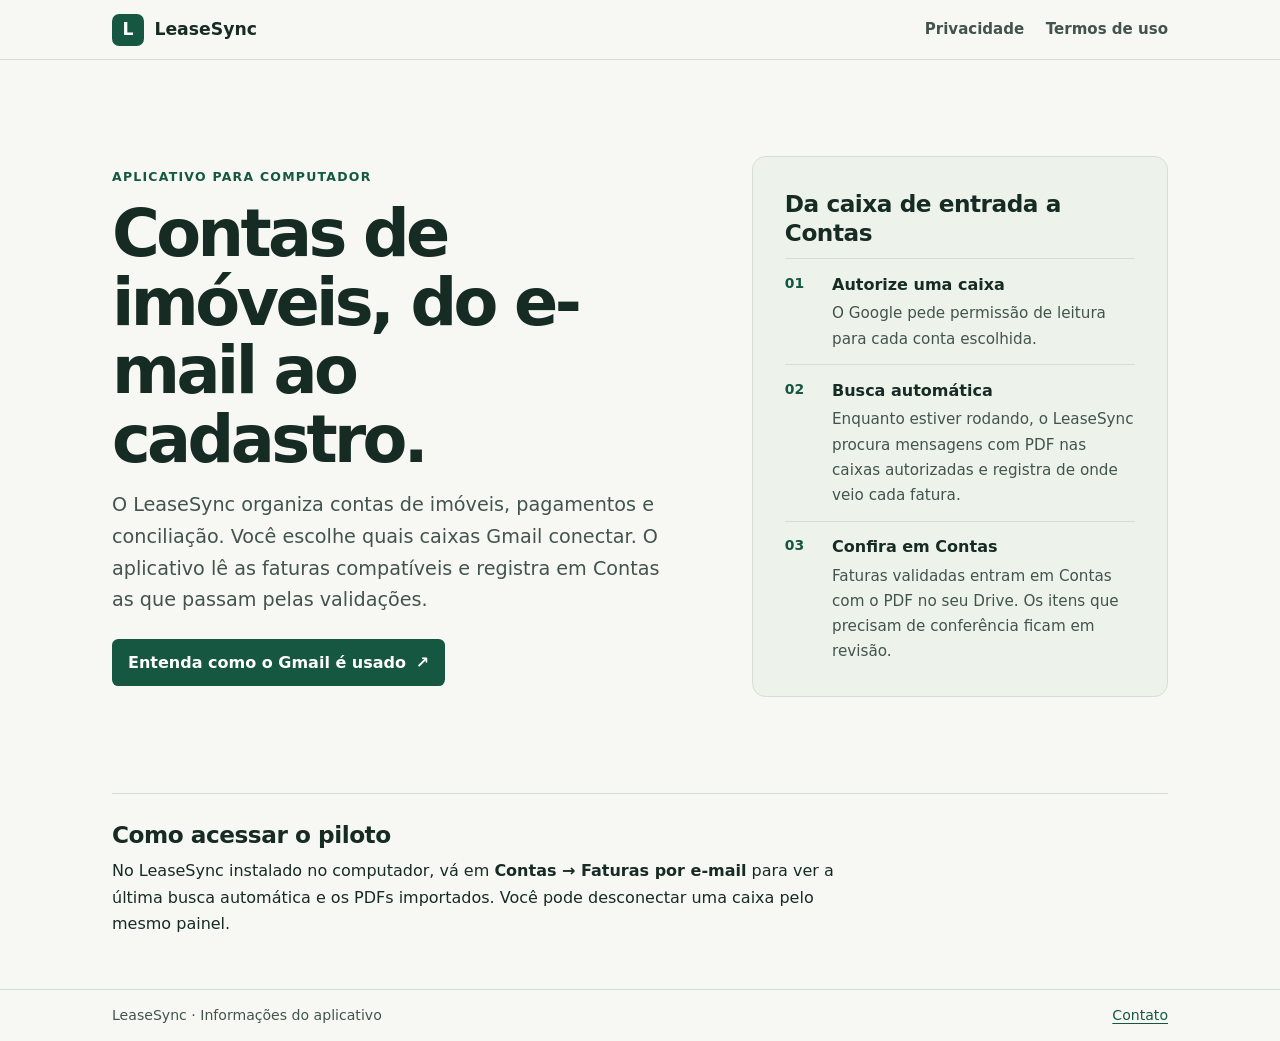
<file: index.html>
<!doctype html>
<html lang="pt-BR">
<head>
  <meta name="google-site-verification" content="rKjUbGhDOfw5v8crXp4A3ZesJd6nysp7-qIjZxDV-f4">
  <meta charset="utf-8">
  <meta name="viewport" content="width=device-width, initial-scale=1">
  <meta name="description" content="Conheça o LeaseSync e como o piloto de faturas por e-mail usa a leitura do Gmail.">
  <title>LeaseSync · Sobre o aplicativo</title>
  <link rel="stylesheet" href="style.css">
</head>
<body>
  <a class="skip" href="#conteudo">Ir para o conteúdo</a>
  <header class="site-header">
    <div class="frame header-inner">
      <a class="brand" href="index.html" aria-current="page"><span class="brand-mark" aria-hidden="true">L</span> LeaseSync</a>
      <nav aria-label="Navegação principal"><a href="privacidade.html">Privacidade</a><a href="termos.html">Termos de uso</a></nav>
    </div>
  </header>
  <main id="conteudo" class="frame">
    <section class="hero" aria-labelledby="titulo">
      <div>
        <p class="eyebrow">Aplicativo para computador</p>
        <h1 id="titulo">Contas de imóveis, do e-mail ao cadastro.</h1>
        <p class="intro">O LeaseSync organiza contas de imóveis, pagamentos e conciliação. Você escolhe quais caixas Gmail conectar. O aplicativo lê as faturas compatíveis e registra em Contas as que passam pelas validações.</p>
        <a class="button" href="privacidade.html">Entenda como o Gmail é usado <span aria-hidden="true">↗</span></a>
      </div>
      <div class="process">
        <h2>Da caixa de entrada a Contas</h2>
        <ol>
          <li><span class="number" aria-hidden="true">01</span><div><strong>Autorize uma caixa</strong><p>O Google pede permissão de leitura para cada conta escolhida.</p></div></li>
          <li><span class="number" aria-hidden="true">02</span><div><strong>Busca automática</strong><p>Enquanto estiver rodando, o LeaseSync procura mensagens com PDF nas caixas autorizadas e registra de onde veio cada fatura.</p></div></li>
          <li><span class="number" aria-hidden="true">03</span><div><strong>Confira em Contas</strong><p>Faturas validadas entram em Contas com o PDF no seu Drive. Os itens que precisam de conferência ficam em revisão.</p></div></li>
        </ol>
      </div>
    </section>
    <section class="detail" aria-labelledby="acesso">
      <h2 id="acesso">Como acessar o piloto</h2>
      <p>No LeaseSync instalado no computador, vá em <strong>Contas → Faturas por e-mail</strong> para ver a última busca automática e os PDFs importados. Você pode desconectar uma caixa pelo mesmo painel.</p>
    </section>
  </main>
  <footer class="site-footer"><div class="frame footer-inner"><span>LeaseSync · Informações do aplicativo</span><a href="mailto:rangel.finn2@gmail.com">Contato</a></div></footer>
</body>
</html>
</file>
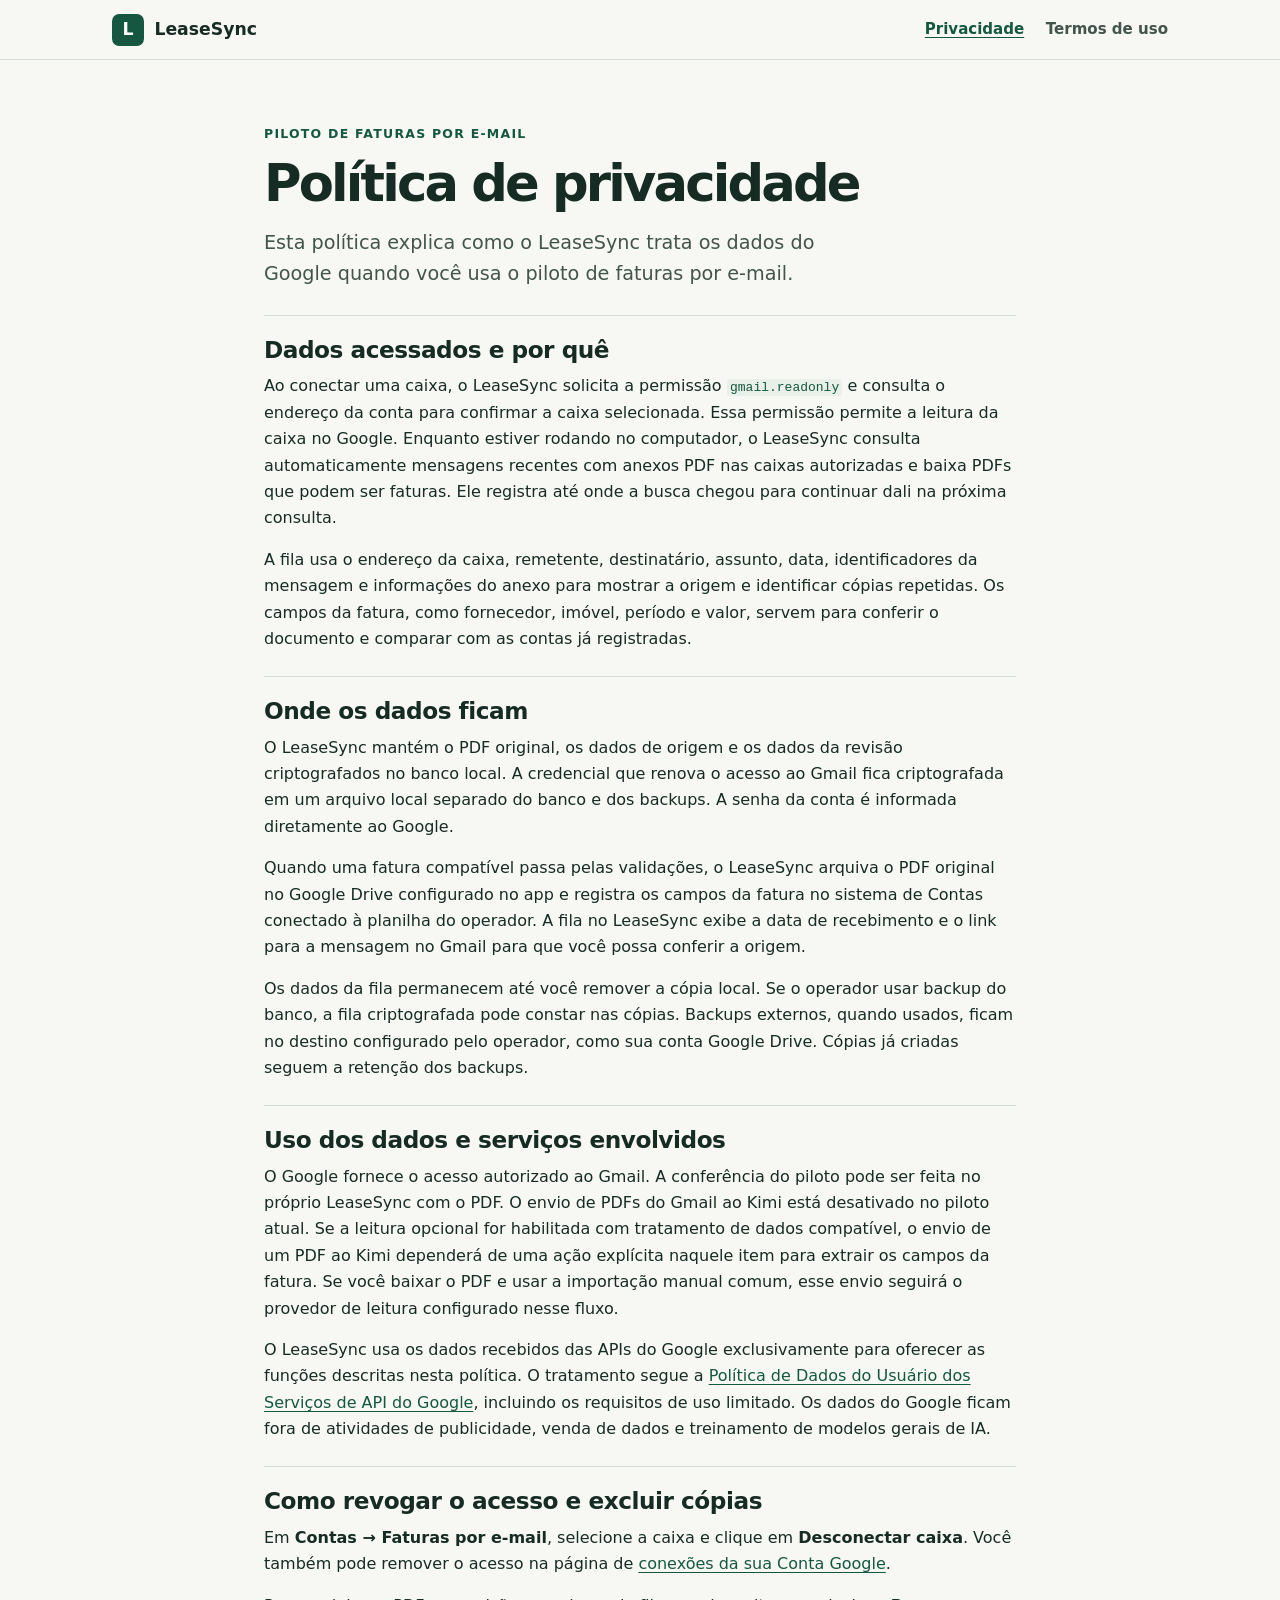
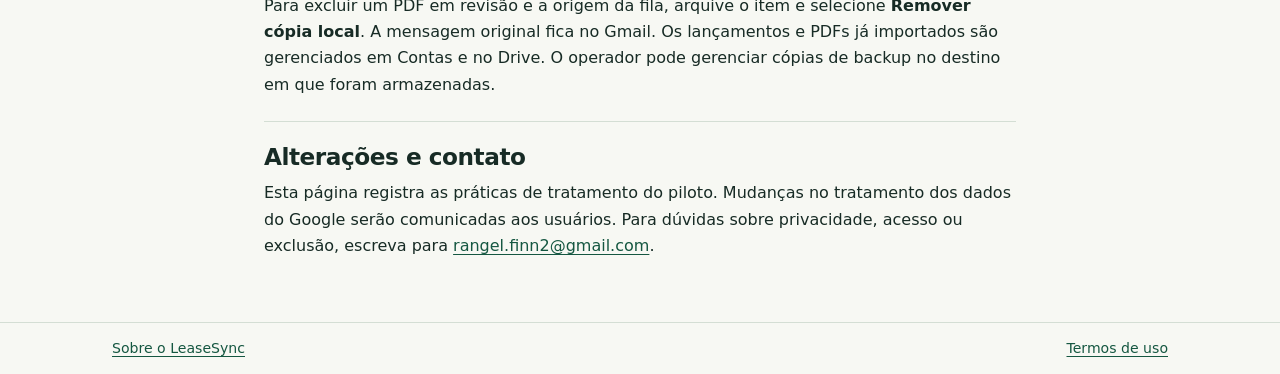
<file: privacidade.html>
<!doctype html>
<html lang="pt-BR">
<head>
  <meta charset="utf-8">
  <meta name="viewport" content="width=device-width, initial-scale=1">
  <meta name="description" content="Quais dados do Gmail o LeaseSync acessa e como gerenciar a autorização e as cópias locais.">
  <title>LeaseSync · Política de privacidade</title>
  <link rel="stylesheet" href="style.css">
</head>
<body>
  <a class="skip" href="#conteudo">Ir para o conteúdo</a>
  <header class="site-header"><div class="frame header-inner">
    <a class="brand" href="index.html"><span class="brand-mark" aria-hidden="true">L</span> LeaseSync</a>
    <nav aria-label="Navegação principal"><a href="privacidade.html" aria-current="page">Privacidade</a><a href="termos.html">Termos de uso</a></nav>
  </div></header>
  <main id="conteudo" class="frame document">
    <div class="document-heading">
      <p class="eyebrow">Piloto de faturas por e-mail</p>
      <h1>Política de privacidade</h1>
      <p class="intro">Esta política explica como o LeaseSync trata os dados do Google quando você usa o piloto de faturas por e-mail.</p>
    </div>
    <section>
      <h2>Dados acessados e por quê</h2>
      <p>Ao conectar uma caixa, o LeaseSync solicita a permissão <code>gmail.readonly</code> e consulta o endereço da conta para confirmar a caixa selecionada. Essa permissão permite a leitura da caixa no Google. Enquanto estiver rodando no computador, o LeaseSync consulta automaticamente mensagens recentes com anexos PDF nas caixas autorizadas e baixa PDFs que podem ser faturas. Ele registra até onde a busca chegou para continuar dali na próxima consulta.</p>
      <p>A fila usa o endereço da caixa, remetente, destinatário, assunto, data, identificadores da mensagem e informações do anexo para mostrar a origem e identificar cópias repetidas. Os campos da fatura, como fornecedor, imóvel, período e valor, servem para conferir o documento e comparar com as contas já registradas.</p>
    </section>
    <section>
      <h2>Onde os dados ficam</h2>
      <p>O LeaseSync mantém o PDF original, os dados de origem e os dados da revisão criptografados no banco local. A credencial que renova o acesso ao Gmail fica criptografada em um arquivo local separado do banco e dos backups. A senha da conta é informada diretamente ao Google.</p>
      <p>Quando uma fatura compatível passa pelas validações, o LeaseSync arquiva o PDF original no Google Drive configurado no app e registra os campos da fatura no sistema de Contas conectado à planilha do operador. A fila no LeaseSync exibe a data de recebimento e o link para a mensagem no Gmail para que você possa conferir a origem.</p>
      <p>Os dados da fila permanecem até você remover a cópia local. Se o operador usar backup do banco, a fila criptografada pode constar nas cópias. Backups externos, quando usados, ficam no destino configurado pelo operador, como sua conta Google Drive. Cópias já criadas seguem a retenção dos backups.</p>
    </section>
    <section>
      <h2>Uso dos dados e serviços envolvidos</h2>
      <p>O Google fornece o acesso autorizado ao Gmail. A conferência do piloto pode ser feita no próprio LeaseSync com o PDF. O envio de PDFs do Gmail ao Kimi está desativado no piloto atual. Se a leitura opcional for habilitada com tratamento de dados compatível, o envio de um PDF ao Kimi dependerá de uma ação explícita naquele item para extrair os campos da fatura. Se você baixar o PDF e usar a importação manual comum, esse envio seguirá o provedor de leitura configurado nesse fluxo.</p>
      <p>O LeaseSync usa os dados recebidos das APIs do Google exclusivamente para oferecer as funções descritas nesta política. O tratamento segue a <a href="https://developers.google.com/terms/api-services-user-data-policy#limited-use">Política de Dados do Usuário dos Serviços de API do Google</a>, incluindo os requisitos de uso limitado. Os dados do Google ficam fora de atividades de publicidade, venda de dados e treinamento de modelos gerais de IA.</p>
    </section>
    <section>
      <h2>Como revogar o acesso e excluir cópias</h2>
      <p>Em <strong>Contas → Faturas por e-mail</strong>, selecione a caixa e clique em <strong>Desconectar caixa</strong>. Você também pode remover o acesso na página de <a href="https://myaccount.google.com/connections">conexões da sua Conta Google</a>.</p>
      <p>Para excluir um PDF em revisão e a origem da fila, arquive o item e selecione <strong>Remover cópia local</strong>. A mensagem original fica no Gmail. Os lançamentos e PDFs já importados são gerenciados em Contas e no Drive. O operador pode gerenciar cópias de backup no destino em que foram armazenadas.</p>
    </section>
    <section>
      <h2>Alterações e contato</h2>
      <p>Esta página registra as práticas de tratamento do piloto. Mudanças no tratamento dos dados do Google serão comunicadas aos usuários. Para dúvidas sobre privacidade, acesso ou exclusão, escreva para <a href="mailto:rangel.finn2@gmail.com">rangel.finn2@gmail.com</a>.</p>
    </section>
  </main>
  <footer class="site-footer"><div class="frame footer-inner"><a href="index.html">Sobre o LeaseSync</a><a href="termos.html">Termos de uso</a></div></footer>
</body>
</html>
</file>
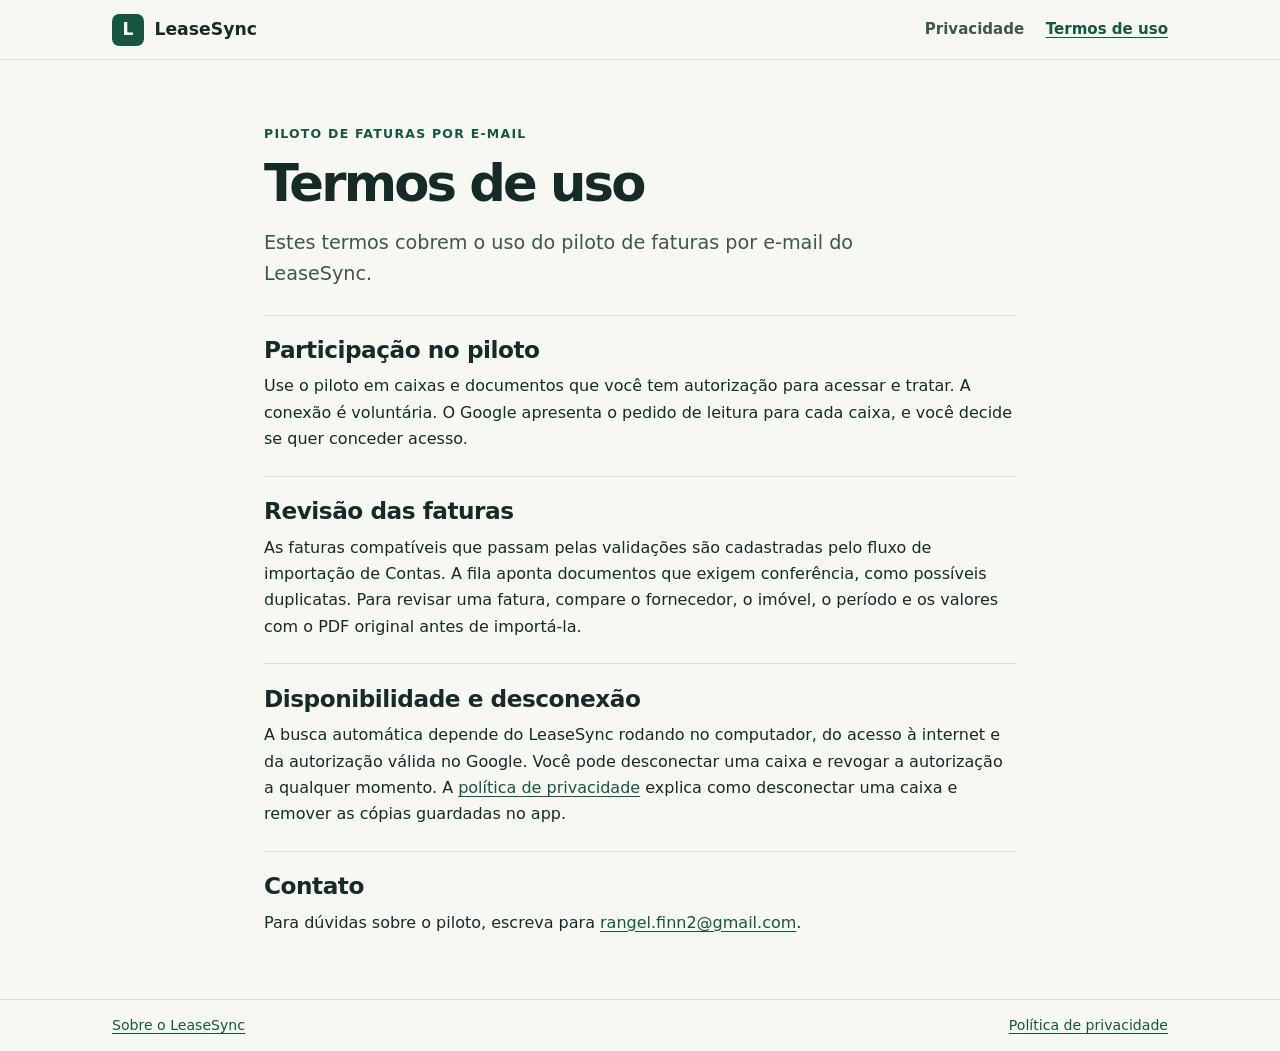
<file: termos.html>
<!doctype html>
<html lang="pt-BR">
<head>
  <meta charset="utf-8">
  <meta name="viewport" content="width=device-width, initial-scale=1">
  <meta name="description" content="Condições de uso do piloto de faturas por e-mail do LeaseSync.">
  <title>LeaseSync · Termos de uso</title>
  <link rel="stylesheet" href="style.css">
</head>
<body>
  <a class="skip" href="#conteudo">Ir para o conteúdo</a>
  <header class="site-header"><div class="frame header-inner">
    <a class="brand" href="index.html"><span class="brand-mark" aria-hidden="true">L</span> LeaseSync</a>
    <nav aria-label="Navegação principal"><a href="privacidade.html">Privacidade</a><a href="termos.html" aria-current="page">Termos de uso</a></nav>
  </div></header>
  <main id="conteudo" class="frame document">
    <div class="document-heading">
      <p class="eyebrow">Piloto de faturas por e-mail</p>
      <h1>Termos de uso</h1>
      <p class="intro">Estes termos cobrem o uso do piloto de faturas por e-mail do LeaseSync.</p>
    </div>
    <section>
      <h2>Participação no piloto</h2>
      <p>Use o piloto em caixas e documentos que você tem autorização para acessar e tratar. A conexão é voluntária. O Google apresenta o pedido de leitura para cada caixa, e você decide se quer conceder acesso.</p>
    </section>
    <section>
      <h2>Revisão das faturas</h2>
      <p>As faturas compatíveis que passam pelas validações são cadastradas pelo fluxo de importação de Contas. A fila aponta documentos que exigem conferência, como possíveis duplicatas. Para revisar uma fatura, compare o fornecedor, o imóvel, o período e os valores com o PDF original antes de importá-la.</p>
    </section>
    <section>
      <h2>Disponibilidade e desconexão</h2>
      <p>A busca automática depende do LeaseSync rodando no computador, do acesso à internet e da autorização válida no Google. Você pode desconectar uma caixa e revogar a autorização a qualquer momento. A <a href="privacidade.html">política de privacidade</a> explica como desconectar uma caixa e remover as cópias guardadas no app.</p>
    </section>
    <section>
      <h2>Contato</h2>
      <p>Para dúvidas sobre o piloto, escreva para <a href="mailto:rangel.finn2@gmail.com">rangel.finn2@gmail.com</a>.</p>
    </section>
  </main>
  <footer class="site-footer"><div class="frame footer-inner"><a href="index.html">Sobre o LeaseSync</a><a href="privacidade.html">Política de privacidade</a></div></footer>
</body>
</html>
</file>
<file: style.css>
:root {
  color-scheme: light;
  font-family: system-ui, -apple-system, "Segoe UI", sans-serif;
  color: #172b25;
  background: #f7f8f3;
  --muted: #42544c;
  --accent: #155741;
  --rule: #d4ded4;
}

* { box-sizing: border-box; }
body { margin: 0; line-height: 1.65; }
a { color: var(--accent); text-underline-offset: .18em; }
a:hover { text-decoration-thickness: .13em; }
a:focus-visible { outline: 3px solid #95620c; outline-offset: 4px; }
.skip { position: absolute; top: .8rem; left: 1rem; transform: translateY(-200%); padding: .5rem 1rem; background: #fff; z-index: 1; }
.skip:focus { transform: translateY(0); }
.frame { width: min(100% - 2.5rem, 66rem); margin-inline: auto; }
.site-header, .site-footer { border-block-end: 1px solid var(--rule); }
.header-inner, .footer-inner { display: flex; align-items: center; justify-content: space-between; gap: 1rem; flex-wrap: wrap; padding-block: .85rem; }
.brand { display: inline-flex; align-items: center; gap: .65rem; font-size: 1.08rem; font-weight: 750; color: #172b25; text-decoration: none; }
.brand-mark { display: grid; place-items: center; width: 2rem; height: 2rem; border-radius: .45rem; background: #155741; color: #fff; font-weight: 800; }
nav { display: flex; gap: .7rem 1.35rem; flex-wrap: wrap; }
nav a { color: var(--muted); font-size: .94rem; font-weight: 600; text-decoration: none; }
nav a:hover, nav a[aria-current="page"] { color: var(--accent); text-decoration: underline; }
.hero { display: grid; grid-template-columns: 1.15fr .85fr; gap: clamp(2rem, 6vw, 5rem); align-items: center; padding-block: clamp(2.8rem, 8vw, 6rem); }
.eyebrow { margin: 0 0 .75rem; color: var(--accent); font-weight: 750; font-size: .78rem; letter-spacing: .1em; text-transform: uppercase; }
h1, h2, p { margin-block-start: 0; }
h1 { margin-block-end: 1rem; font-size: clamp(2.2rem, 5.1vw, 4.2rem); letter-spacing: -.055em; line-height: 1.05; }
h2 { font-size: clamp(1.17rem, 2vw, 1.45rem); line-height: 1.25; letter-spacing: -.02em; margin-block-end: .6rem; }
p { margin-block-end: .95rem; }
.intro { color: var(--muted); font-size: clamp(1.05rem, 1.8vw, 1.2rem); max-width: 38rem; }
.button { display: inline-flex; align-items: center; gap: .6rem; margin-top: .5rem; padding: .65rem 1rem; color: #fff; background: var(--accent); border-radius: .4rem; text-decoration: none; font-weight: 650; }
.button:hover { text-decoration: underline; }
.process { padding: clamp(1.25rem, 4vw, 2rem); border: 1px solid var(--rule); border-radius: .85rem; background: #edf3eb; }
.process ol { list-style: none; padding: 0; margin: .7rem 0 0; }
.process li { display: grid; grid-template-columns: 2.2rem 1fr; gap: .75rem; padding-block: .8rem; border-block-start: 1px solid var(--rule); }
.process li:last-child { padding-bottom: 0; }
.process p { margin: .18rem 0 0; font-size: .95rem; color: var(--muted); }
.number { color: var(--accent); font-variant-numeric: tabular-nums; font-size: .87rem; font-weight: 750; }
.detail { border-block-start: 1px solid var(--rule); padding-block: 1.6rem 2.3rem; }
.detail p { max-width: 46rem; }
.site-footer { border-block-start: 1px solid var(--rule); border-block-end: 0; font-size: .88rem; color: var(--muted); }
.document { max-width: 47rem; padding-block: clamp(2.2rem, 6vw, 4rem) 2.5rem; }
.document h1 { font-size: clamp(2rem, 5vw, 3.2rem); }
.document section { border-block-start: 1px solid var(--rule); padding-block: 1.2rem .5rem; }
.document-heading { margin-bottom: 1.55rem; }
.document a, code { overflow-wrap: anywhere; }
code { color: var(--accent); background: #e9f0e7; border-radius: .2rem; padding: .08em .25em; }

@media (max-width: 44rem) {
  .hero { grid-template-columns: 1fr; }
}

@media (max-width: 24rem) {
  .frame { width: calc(100% - 1.6rem); }
  .header-inner { gap: .45rem 1rem; }
}
</file>
